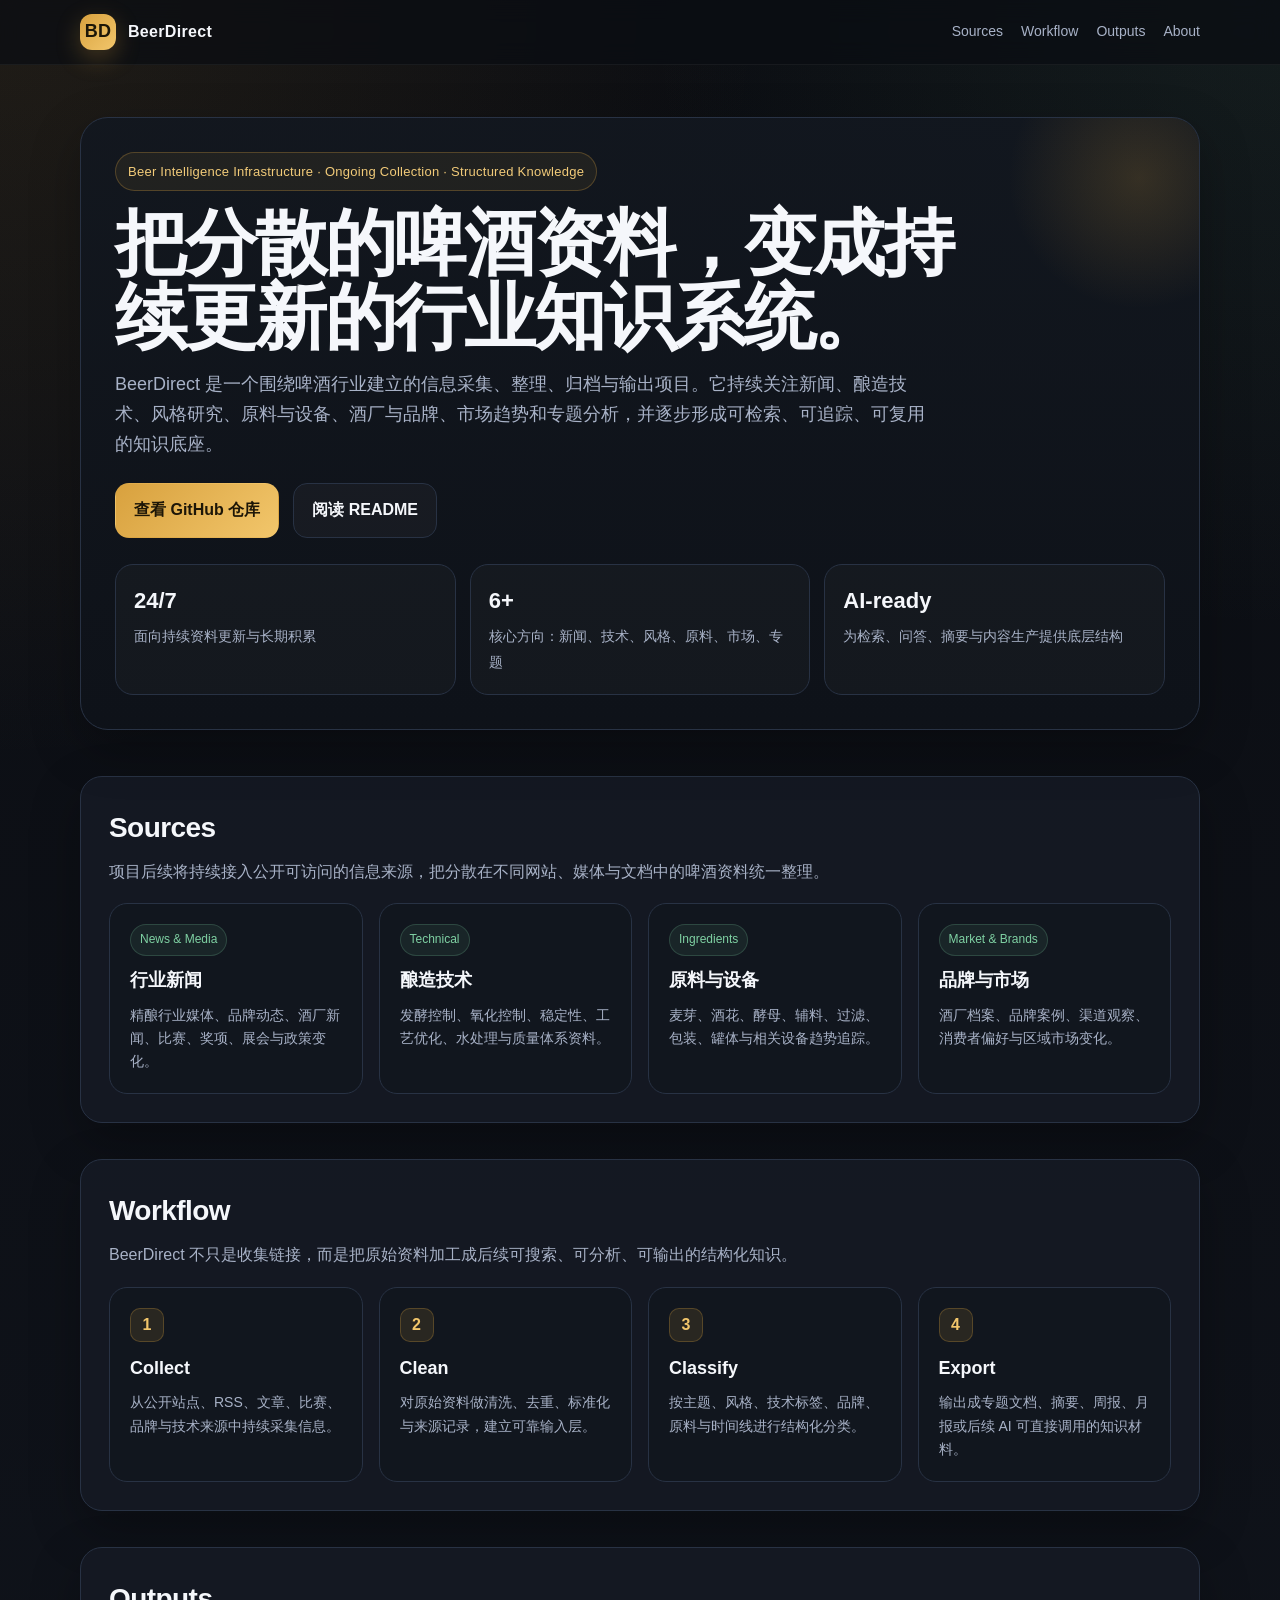
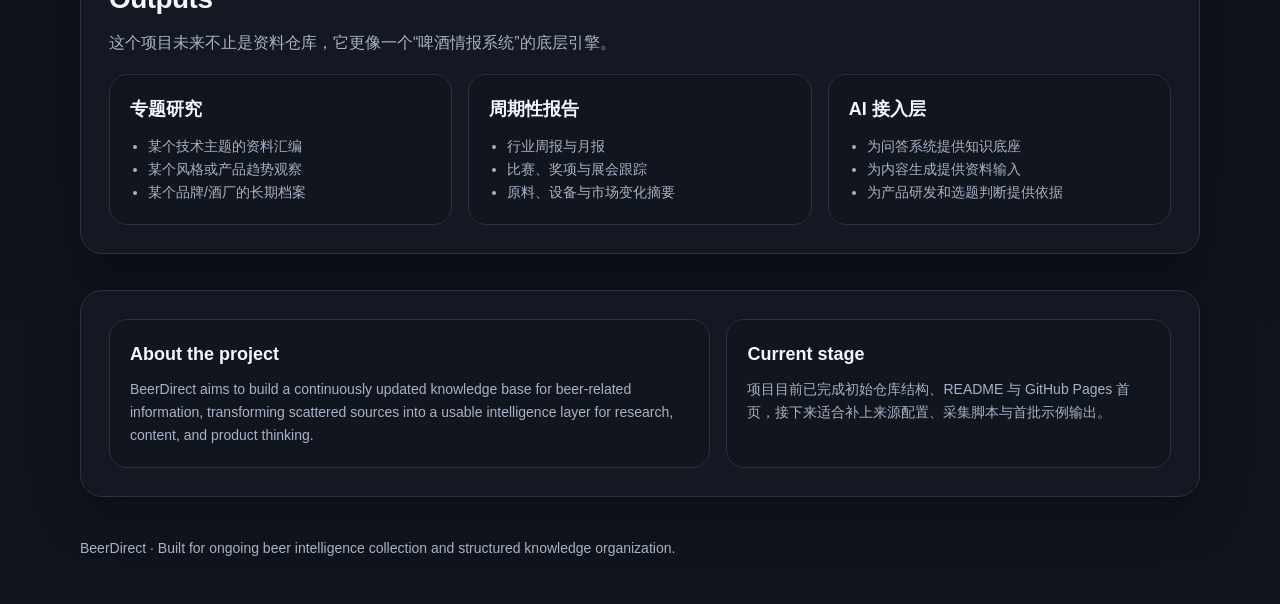
<file: docs/index.html>
<!doctype html>
<html lang="zh-CN">
<head>
  <meta charset="utf-8" />
  <meta name="viewport" content="width=device-width, initial-scale=1" />
  <title>BeerDirect — Beer Intelligence Infrastructure</title>
  <meta name="description" content="BeerDirect 是一个持续自动搜集、整理、归档并输出啤酒行业资料与信息的项目。" />
  <style>
    :root {
      --bg: #0b0d12;
      --bg-soft: #11151d;
      --card: rgba(21, 26, 36, 0.88);
      --card-2: rgba(17, 22, 30, 0.92);
      --text: #f5f7fb;
      --muted: #a8b2c7;
      --line: #283244;
      --accent: #d8a13e;
      --accent-2: #f2c66b;
      --ok: #7fd1a3;
      --shadow: 0 18px 50px rgba(0,0,0,.28);
      --radius: 22px;
      --max: 1120px;
    }
    * { box-sizing: border-box; }
    html { scroll-behavior: smooth; }
    body {
      margin: 0;
      font-family: -apple-system, BlinkMacSystemFont, "Segoe UI", Roboto, "Helvetica Neue", Arial, sans-serif;
      color: var(--text);
      background:
        radial-gradient(circle at top left, rgba(216,161,62,.10), transparent 30%),
        radial-gradient(circle at top right, rgba(127,209,163,.08), transparent 25%),
        linear-gradient(180deg, #0b0d12 0%, #10141c 100%);
      line-height: 1.65;
    }
    a { color: inherit; }
    .container {
      width: min(var(--max), calc(100% - 32px));
      margin: 0 auto;
    }
    .nav {
      position: sticky;
      top: 0;
      z-index: 10;
      backdrop-filter: blur(12px);
      background: rgba(11, 13, 18, 0.72);
      border-bottom: 1px solid rgba(255,255,255,.05);
    }
    .nav-inner {
      display: flex;
      align-items: center;
      justify-content: space-between;
      gap: 16px;
      padding: 14px 0;
    }
    .brand {
      display: flex;
      align-items: center;
      gap: 12px;
      text-decoration: none;
      font-weight: 700;
      letter-spacing: .02em;
    }
    .brand-mark {
      width: 36px;
      height: 36px;
      border-radius: 12px;
      display: grid;
      place-items: center;
      color: #1c1608;
      background: linear-gradient(135deg, var(--accent), var(--accent-2));
      box-shadow: 0 8px 24px rgba(216,161,62,.28);
      font-size: 18px;
    }
    .nav-links {
      display: flex;
      gap: 18px;
      flex-wrap: wrap;
      color: var(--muted);
      font-size: 14px;
    }
    .nav-links a {
      text-decoration: none;
    }
    .hero {
      padding: 52px 0 28px;
    }
    .hero-box {
      position: relative;
      overflow: hidden;
      border: 1px solid var(--line);
      border-radius: 28px;
      background: linear-gradient(180deg, rgba(18,23,31,.94), rgba(14,18,25,.96));
      box-shadow: var(--shadow);
      padding: 34px;
    }
    .hero-box::after {
      content: "";
      position: absolute;
      right: -80px;
      top: -80px;
      width: 280px;
      height: 280px;
      background: radial-gradient(circle, rgba(216,161,62,.18), transparent 66%);
      pointer-events: none;
    }
    .eyebrow {
      display: inline-flex;
      align-items: center;
      gap: 8px;
      border: 1px solid rgba(216,161,62,.28);
      background: rgba(216,161,62,.08);
      color: #f2cb79;
      border-radius: 999px;
      padding: 8px 12px;
      font-size: 13px;
      letter-spacing: .02em;
    }
    h1 {
      font-size: clamp(40px, 7vw, 72px);
      line-height: 1.02;
      margin: 16px 0 16px;
      letter-spacing: -.03em;
      max-width: 900px;
    }
    .lead {
      max-width: 820px;
      font-size: 18px;
      color: var(--muted);
      margin: 0;
    }
    .hero-actions {
      display: flex;
      flex-wrap: wrap;
      gap: 14px;
      margin-top: 24px;
    }
    .btn {
      display: inline-flex;
      align-items: center;
      justify-content: center;
      padding: 13px 18px;
      border-radius: 14px;
      text-decoration: none;
      font-weight: 700;
      border: 1px solid transparent;
      transition: transform .16s ease, border-color .16s ease, background .16s ease;
    }
    .btn:hover { transform: translateY(-1px); }
    .btn-primary {
      color: #1d1607;
      background: linear-gradient(135deg, var(--accent), var(--accent-2));
    }
    .btn-secondary {
      color: var(--text);
      background: rgba(255,255,255,.03);
      border-color: var(--line);
    }
    .hero-stats {
      display: grid;
      grid-template-columns: repeat(3, minmax(0,1fr));
      gap: 14px;
      margin-top: 26px;
    }
    .stat {
      border: 1px solid var(--line);
      background: rgba(255,255,255,.025);
      border-radius: 18px;
      padding: 18px;
    }
    .stat strong {
      display: block;
      font-size: 22px;
      margin-bottom: 4px;
    }
    .stat span {
      color: var(--muted);
      font-size: 14px;
    }
    .section {
      padding: 18px 0;
    }
    .section-box {
      border: 1px solid var(--line);
      border-radius: var(--radius);
      background: var(--card);
      box-shadow: var(--shadow);
      padding: 28px;
    }
    .section-head {
      display: flex;
      justify-content: space-between;
      gap: 18px;
      align-items: end;
      margin-bottom: 18px;
    }
    .section-title {
      font-size: 28px;
      margin: 0;
      letter-spacing: -.02em;
    }
    .section-desc {
      margin: 8px 0 0;
      color: var(--muted);
      max-width: 760px;
    }
    .grid {
      display: grid;
      gap: 16px;
    }
    .grid-4 { grid-template-columns: repeat(4, minmax(0,1fr)); }
    .grid-3 { grid-template-columns: repeat(3, minmax(0,1fr)); }
    .card {
      border: 1px solid var(--line);
      border-radius: 18px;
      background: var(--card-2);
      padding: 20px;
    }
    .card h3 {
      margin: 0 0 8px;
      font-size: 18px;
    }
    .card p, .card li {
      color: var(--muted);
      margin: 0;
      font-size: 14px;
    }
    .tag {
      display: inline-block;
      margin-bottom: 10px;
      padding: 5px 9px;
      border-radius: 999px;
      font-size: 12px;
      color: var(--ok);
      background: rgba(127,209,163,.08);
      border: 1px solid rgba(127,209,163,.2);
    }
    .flow {
      display: grid;
      grid-template-columns: repeat(4, minmax(0,1fr));
      gap: 16px;
    }
    .flow .card {
      position: relative;
    }
    .flow .num {
      display: inline-grid;
      place-items: center;
      width: 34px;
      height: 34px;
      border-radius: 10px;
      background: rgba(216,161,62,.12);
      color: var(--accent-2);
      border: 1px solid rgba(216,161,62,.26);
      font-weight: 800;
      margin-bottom: 12px;
    }
    .list {
      padding-left: 18px;
      margin: 10px 0 0;
    }
    .split {
      display: grid;
      grid-template-columns: 1.15fr .85fr;
      gap: 16px;
    }
    .quote {
      font-size: 18px;
      color: #dfe6f5;
      margin: 0;
    }
    .muted {
      color: var(--muted);
    }
    .footer {
      padding: 22px 0 44px;
      color: var(--muted);
      font-size: 14px;
    }
    @media (max-width: 980px) {
      .grid-4, .grid-3, .flow, .split, .hero-stats { grid-template-columns: 1fr 1fr; }
    }
    @media (max-width: 680px) {
      .nav-inner, .section-head { align-items: flex-start; }
      .grid-4, .grid-3, .flow, .split, .hero-stats { grid-template-columns: 1fr; }
      .hero-box, .section-box { padding: 22px; }
      .lead { font-size: 16px; }
      .nav-links { gap: 12px; }
    }
  </style>
</head>
<body>
  <nav class="nav">
    <div class="container nav-inner">
      <a class="brand" href="#top">
        <span class="brand-mark">BD</span>
        <span>BeerDirect</span>
      </a>
      <div class="nav-links">
        <a href="#sources">Sources</a>
        <a href="#workflow">Workflow</a>
        <a href="#outputs">Outputs</a>
        <a href="#about">About</a>
      </div>
    </div>
  </nav>

  <main id="top">
    <section class="hero">
      <div class="container">
        <div class="hero-box">
          <div class="eyebrow">Beer Intelligence Infrastructure · Ongoing Collection · Structured Knowledge</div>
          <h1>把分散的啤酒资料，变成持续更新的行业知识系统。</h1>
          <p class="lead">BeerDirect 是一个围绕啤酒行业建立的信息采集、整理、归档与输出项目。它持续关注新闻、酿造技术、风格研究、原料与设备、酒厂与品牌、市场趋势和专题分析，并逐步形成可检索、可追踪、可复用的知识底座。</p>

          <div class="hero-actions">
            <a class="btn btn-primary" href="https://github.com/tipsypub/BeerDirect">查看 GitHub 仓库</a>
            <a class="btn btn-secondary" href="https://github.com/tipsypub/BeerDirect/blob/main/README.md">阅读 README</a>
          </div>

          <div class="hero-stats">
            <div class="stat"><strong>24/7</strong><span>面向持续资料更新与长期积累</span></div>
            <div class="stat"><strong>6+</strong><span>核心方向：新闻、技术、风格、原料、市场、专题</span></div>
            <div class="stat"><strong>AI-ready</strong><span>为检索、问答、摘要与内容生产提供底层结构</span></div>
          </div>
        </div>
      </div>
    </section>

    <section class="section" id="sources">
      <div class="container">
        <div class="section-box">
          <div class="section-head">
            <div>
              <h2 class="section-title">Sources</h2>
              <p class="section-desc">项目后续将持续接入公开可访问的信息来源，把分散在不同网站、媒体与文档中的啤酒资料统一整理。</p>
            </div>
          </div>
          <div class="grid grid-4">
            <article class="card">
              <span class="tag">News & Media</span>
              <h3>行业新闻</h3>
              <p>精酿行业媒体、品牌动态、酒厂新闻、比赛、奖项、展会与政策变化。</p>
            </article>
            <article class="card">
              <span class="tag">Technical</span>
              <h3>酿造技术</h3>
              <p>发酵控制、氧化控制、稳定性、工艺优化、水处理与质量体系资料。</p>
            </article>
            <article class="card">
              <span class="tag">Ingredients</span>
              <h3>原料与设备</h3>
              <p>麦芽、酒花、酵母、辅料、过滤、包装、罐体与相关设备趋势追踪。</p>
            </article>
            <article class="card">
              <span class="tag">Market & Brands</span>
              <h3>品牌与市场</h3>
              <p>酒厂档案、品牌案例、渠道观察、消费者偏好与区域市场变化。</p>
            </article>
          </div>
        </div>
      </div>
    </section>

    <section class="section" id="workflow">
      <div class="container">
        <div class="section-box">
          <div class="section-head">
            <div>
              <h2 class="section-title">Workflow</h2>
              <p class="section-desc">BeerDirect 不只是收集链接，而是把原始资料加工成后续可搜索、可分析、可输出的结构化知识。</p>
            </div>
          </div>
          <div class="flow">
            <article class="card">
              <div class="num">1</div>
              <h3>Collect</h3>
              <p>从公开站点、RSS、文章、比赛、品牌与技术来源中持续采集信息。</p>
            </article>
            <article class="card">
              <div class="num">2</div>
              <h3>Clean</h3>
              <p>对原始资料做清洗、去重、标准化与来源记录，建立可靠输入层。</p>
            </article>
            <article class="card">
              <div class="num">3</div>
              <h3>Classify</h3>
              <p>按主题、风格、技术标签、品牌、原料与时间线进行结构化分类。</p>
            </article>
            <article class="card">
              <div class="num">4</div>
              <h3>Export</h3>
              <p>输出成专题文档、摘要、周报、月报或后续 AI 可直接调用的知识材料。</p>
            </article>
          </div>
        </div>
      </div>
    </section>

    <section class="section" id="outputs">
      <div class="container">
        <div class="section-box">
          <div class="section-head">
            <div>
              <h2 class="section-title">Outputs</h2>
              <p class="section-desc">这个项目未来不止是资料仓库，它更像一个“啤酒情报系统”的底层引擎。</p>
            </div>
          </div>
          <div class="grid grid-3">
            <article class="card">
              <h3>专题研究</h3>
              <ul class="list">
                <li>某个技术主题的资料汇编</li>
                <li>某个风格或产品趋势观察</li>
                <li>某个品牌/酒厂的长期档案</li>
              </ul>
            </article>
            <article class="card">
              <h3>周期性报告</h3>
              <ul class="list">
                <li>行业周报与月报</li>
                <li>比赛、奖项与展会跟踪</li>
                <li>原料、设备与市场变化摘要</li>
              </ul>
            </article>
            <article class="card">
              <h3>AI 接入层</h3>
              <ul class="list">
                <li>为问答系统提供知识底座</li>
                <li>为内容生成提供资料输入</li>
                <li>为产品研发和选题判断提供依据</li>
              </ul>
            </article>
          </div>
        </div>
      </div>
    </section>

    <section class="section" id="about">
      <div class="container">
        <div class="section-box">
          <div class="split">
            <article class="card">
              <h3>About the project</h3>
              <p class="quote">BeerDirect aims to build a continuously updated knowledge base for beer-related information, transforming scattered sources into a usable intelligence layer for research, content, and product thinking.</p>
            </article>
            <article class="card">
              <h3>Current stage</h3>
              <p class="muted">项目目前已完成初始仓库结构、README 与 GitHub Pages 首页，接下来适合补上来源配置、采集脚本与首批示例输出。</p>
            </article>
          </div>
        </div>
      </div>
    </section>
  </main>

  <footer class="footer">
    <div class="container">
      BeerDirect · Built for ongoing beer intelligence collection and structured knowledge organization.
    </div>
  </footer>
</body>
</html>
</file>
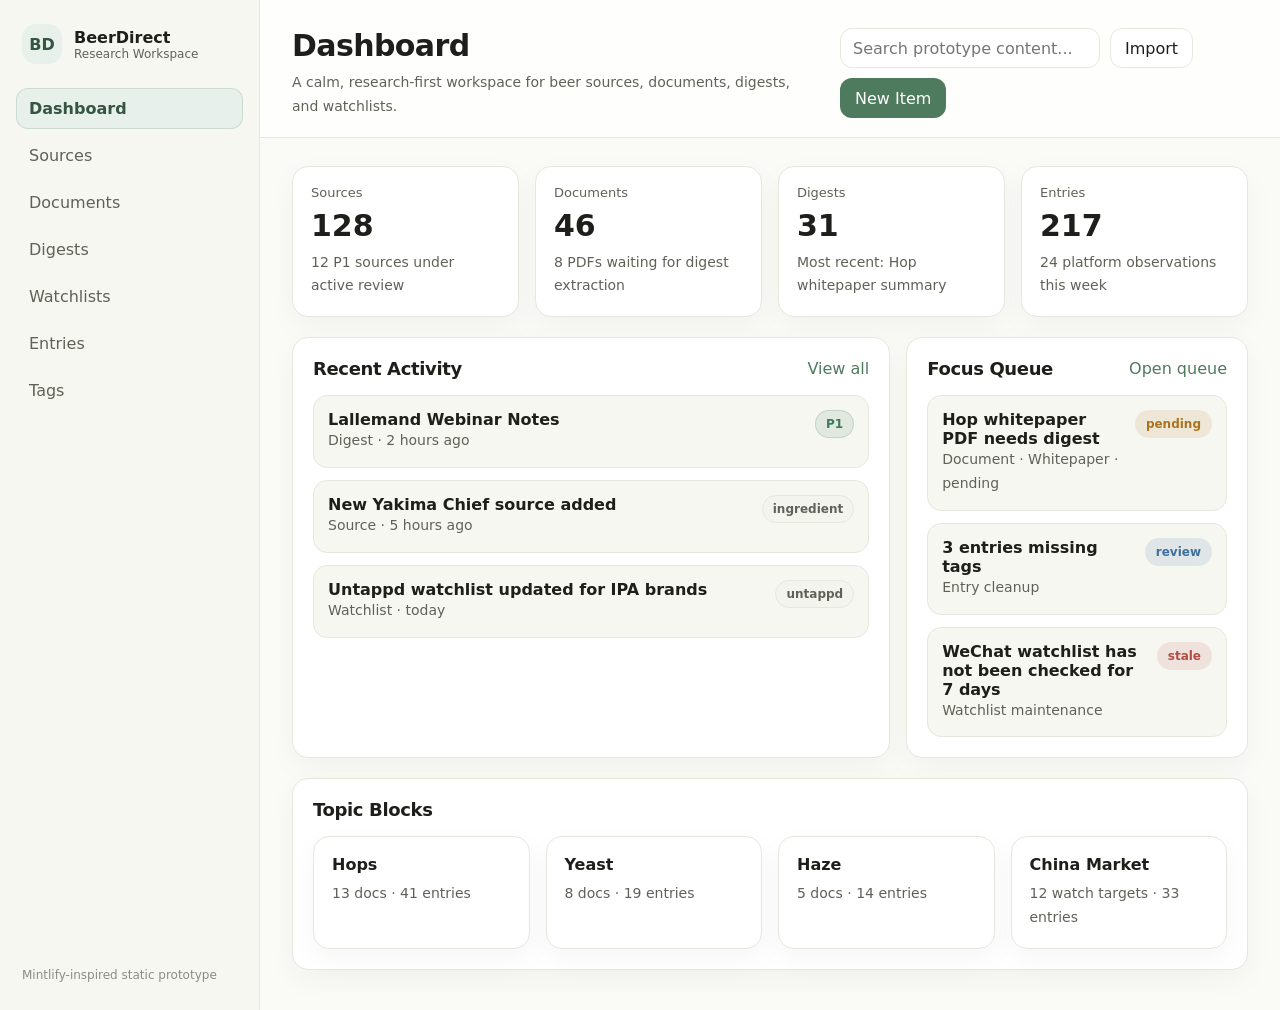
<file: prototype/index.html>
<!doctype html>
<html lang="zh-CN">
<head>
  <meta charset="utf-8" />
  <meta name="viewport" content="width=device-width, initial-scale=1" />
  <title>BeerDirect Prototype</title>
  <link rel="stylesheet" href="./styles.css" />
</head>
<body>
  <div class="app-shell">
    <aside class="sidebar">
      <div class="brand">
        <div class="brand-mark">BD</div>
        <div>
          <div class="brand-title">BeerDirect</div>
          <div class="brand-subtitle">Research Workspace</div>
        </div>
      </div>

      <nav class="nav">
        <button class="nav-item active" data-view="dashboard">Dashboard</button>
        <button class="nav-item" data-view="sources">Sources</button>
        <button class="nav-item" data-view="documents">Documents</button>
        <button class="nav-item" data-view="digests">Digests</button>
        <button class="nav-item" data-view="watchlists">Watchlists</button>
        <button class="nav-item" data-view="entries">Entries</button>
        <button class="nav-item" data-view="tags">Tags</button>
      </nav>

      <div class="sidebar-foot">
        <div class="sidebar-note">Mintlify-inspired static prototype</div>
      </div>
    </aside>

    <main class="main">
      <header class="topbar">
        <div>
          <h1 id="page-title">Dashboard</h1>
          <p id="page-desc">A calm, research-first workspace for beer sources, documents, digests, and watchlists.</p>
        </div>
        <div class="topbar-actions">
          <input class="search-input" placeholder="Search prototype content..." />
          <button class="btn btn-secondary">Import</button>
          <button class="btn btn-primary">New Item</button>
        </div>
      </header>

      <section class="view active" id="view-dashboard">
        <div class="stats-grid">
          <article class="stat-card">
            <div class="stat-label">Sources</div>
            <div class="stat-value">128</div>
            <div class="stat-hint">12 P1 sources under active review</div>
          </article>
          <article class="stat-card">
            <div class="stat-label">Documents</div>
            <div class="stat-value">46</div>
            <div class="stat-hint">8 PDFs waiting for digest extraction</div>
          </article>
          <article class="stat-card">
            <div class="stat-label">Digests</div>
            <div class="stat-value">31</div>
            <div class="stat-hint">Most recent: Hop whitepaper summary</div>
          </article>
          <article class="stat-card">
            <div class="stat-label">Entries</div>
            <div class="stat-value">217</div>
            <div class="stat-hint">24 platform observations this week</div>
          </article>
        </div>

        <div class="two-col-grid">
          <section class="panel">
            <div class="panel-head">
              <h2>Recent Activity</h2>
              <button class="text-btn">View all</button>
            </div>
            <div class="activity-list">
              <article class="activity-item">
                <div>
                  <strong>Lallemand Webinar Notes</strong>
                  <div class="meta-line">Digest · 2 hours ago</div>
                </div>
                <span class="priority-badge p1">P1</span>
              </article>
              <article class="activity-item">
                <div>
                  <strong>New Yakima Chief source added</strong>
                  <div class="meta-line">Source · 5 hours ago</div>
                </div>
                <span class="tag neutral">ingredient</span>
              </article>
              <article class="activity-item">
                <div>
                  <strong>Untappd watchlist updated for IPA brands</strong>
                  <div class="meta-line">Watchlist · today</div>
                </div>
                <span class="tag neutral">untappd</span>
              </article>
            </div>
          </section>

          <section class="panel">
            <div class="panel-head">
              <h2>Focus Queue</h2>
              <button class="text-btn">Open queue</button>
            </div>
            <div class="focus-list">
              <article class="focus-item">
                <div>
                  <strong>Hop whitepaper PDF needs digest</strong>
                  <div class="meta-line">Document · Whitepaper · pending</div>
                </div>
                <span class="status-badge warning">pending</span>
              </article>
              <article class="focus-item">
                <div>
                  <strong>3 entries missing tags</strong>
                  <div class="meta-line">Entry cleanup</div>
                </div>
                <span class="status-badge info">review</span>
              </article>
              <article class="focus-item">
                <div>
                  <strong>WeChat watchlist has not been checked for 7 days</strong>
                  <div class="meta-line">Watchlist maintenance</div>
                </div>
                <span class="status-badge danger">stale</span>
              </article>
            </div>
          </section>
        </div>

        <section class="panel">
          <div class="panel-head">
            <h2>Topic Blocks</h2>
          </div>
          <div class="topic-grid">
            <div class="topic-card"><strong>Hops</strong><span>13 docs · 41 entries</span></div>
            <div class="topic-card"><strong>Yeast</strong><span>8 docs · 19 entries</span></div>
            <div class="topic-card"><strong>Haze</strong><span>5 docs · 14 entries</span></div>
            <div class="topic-card"><strong>China Market</strong><span>12 watch targets · 33 entries</span></div>
          </div>
        </section>
      </section>

      <section class="view" id="view-sources">
        <section class="panel">
          <div class="filter-bar">
            <input class="filter-input" placeholder="Search sources" />
            <select><option>All categories</option><option>technical</option><option>news</option></select>
            <select><option>All access</option><option>public</option><option>paid</option></select>
            <select><option>All priority</option><option>P1</option><option>P2</option></select>
          </div>
          <div class="table-wrap">
            <table>
              <thead>
                <tr>
                  <th>Name</th>
                  <th>Category</th>
                  <th>Access</th>
                  <th>Priority</th>
                  <th>Platform</th>
                  <th>Updated</th>
                </tr>
              </thead>
              <tbody>
                <tr>
                  <td>Brewers Association</td>
                  <td><span class="tag neutral">research</span></td>
                  <td>public</td>
                  <td><span class="priority-badge p1">P1</span></td>
                  <td>website</td>
                  <td>today</td>
                </tr>
                <tr>
                  <td>Brewbound</td>
                  <td><span class="tag neutral">news</span></td>
                  <td>public</td>
                  <td><span class="priority-badge p1">P1</span></td>
                  <td>website</td>
                  <td>today</td>
                </tr>
                <tr>
                  <td>BYO Plus</td>
                  <td><span class="tag neutral">technical</span></td>
                  <td>paid</td>
                  <td><span class="priority-badge p1">P1</span></td>
                  <td>membership</td>
                  <td>yesterday</td>
                </tr>
              </tbody>
            </table>
          </div>
        </section>

        <section class="detail-layout">
          <article class="panel detail-main">
            <div class="panel-head"><h2>Selected Source</h2></div>
            <h3>Brewers Association</h3>
            <p class="lead-text">High-credibility association source for industry baseline, competition information, and research context.</p>
            <div class="meta-grid">
              <div><span class="meta-label">Category</span><strong>research</strong></div>
              <div><span class="meta-label">Access</span><strong>public</strong></div>
              <div><span class="meta-label">Priority</span><strong>P1</strong></div>
              <div><span class="meta-label">Language</span><strong>en</strong></div>
            </div>
          </article>
          <aside class="panel detail-side">
            <div class="panel-head"><h2>Related</h2></div>
            <div class="tag-row">
              <span class="tag accent">competition</span>
              <span class="tag accent">style</span>
              <span class="tag accent">industry</span>
            </div>
            <ul class="simple-list">
              <li>3 related documents</li>
              <li>12 related entries</li>
              <li>2 related digests</li>
            </ul>
          </aside>
        </section>
      </section>

      <section class="view" id="view-documents">
        <section class="panel">
          <div class="filter-bar">
            <input class="filter-input" placeholder="Search documents" />
            <select><option>All types</option><option>whitepaper</option><option>book</option><option>paper</option></select>
            <select><option>All status</option><option>pending</option><option>completed</option></select>
          </div>
          <div class="table-wrap">
            <table>
              <thead>
                <tr>
                  <th>Title</th>
                  <th>Type</th>
                  <th>Source</th>
                  <th>Status</th>
                  <th>Language</th>
                  <th>Updated</th>
                </tr>
              </thead>
              <tbody>
                <tr>
                  <td>Hop Whitepaper 2025</td>
                  <td>whitepaper</td>
                  <td>BarthHaas</td>
                  <td><span class="status-badge warning">pending</span></td>
                  <td>en</td>
                  <td>today</td>
                </tr>
                <tr>
                  <td>Modern Yeast Handling Guide</td>
                  <td>pdf</td>
                  <td>Lallemand</td>
                  <td><span class="status-badge success">completed</span></td>
                  <td>en</td>
                  <td>2 days ago</td>
                </tr>
              </tbody>
            </table>
          </div>
        </section>

        <section class="detail-layout">
          <article class="panel detail-main">
            <div class="panel-head"><h2>Document Detail</h2></div>
            <h3>Hop Whitepaper 2025</h3>
            <p class="lead-text">A structured technical and market whitepaper focused on hop production, varieties, and usage implications.</p>
            <div class="callout info-callout">
              <strong>Processing note</strong>
              <p>Marked as P1. Recommended next step: create a condensed digest focused on varieties, market shifts, and brewer implications.</p>
            </div>
          </article>
          <aside class="panel detail-side">
            <div class="panel-head"><h2>Metadata</h2></div>
            <ul class="meta-list">
              <li><span>Type</span><strong>whitepaper</strong></li>
              <li><span>Status</span><strong>pending</strong></li>
              <li><span>Source</span><strong>BarthHaas</strong></li>
              <li><span>File</span><strong>hop-whitepaper-2025.pdf</strong></li>
            </ul>
          </aside>
        </section>
      </section>

      <section class="view" id="view-digests">
        <section class="digest-layout">
          <aside class="panel toc-panel">
            <div class="panel-head"><h2>Sections</h2></div>
            <ul class="simple-list">
              <li>Summary</li>
              <li>Key Findings</li>
              <li>Key Parameters</li>
              <li>Research Value</li>
              <li>Page References</li>
            </ul>
          </aside>

          <article class="panel digest-content">
            <div class="digest-header">
              <div>
                <div class="meta-line">summary · related document: Hop Whitepaper 2025</div>
                <h2>Hop Whitepaper 核心摘要</h2>
              </div>
              <div class="tag-row">
                <span class="tag accent">hops</span>
                <span class="tag accent">market</span>
                <span class="priority-badge p1">P1</span>
              </div>
            </div>

            <div class="markdown-block">
              <h3>Summary</h3>
              <p>This digest extracts the highest-value insights from the source whitepaper and reformats them into a structured BeerDirect knowledge asset.</p>

              <div class="callout takeaway-callout">
                <strong>Key takeaway</strong>
                <p>Hop variety shifts should be tracked not only as ingredient news, but as signals that affect brewer recipe strategy and market positioning.</p>
              </div>

              <h3>Key Findings</h3>
              <ul>
                <li>Several aroma-forward varieties continue to dominate brewer attention.</li>
                <li>Supply-side pressure and crop variability remain important context.</li>
                <li>Product strategy should connect hop research with style and positioning analysis.</li>
              </ul>

              <h3>Key Parameters</h3>
              <p>Keep page-level references visible, preserve source context, and split large documents into digest-friendly thematic sections.</p>
            </div>
          </article>

          <aside class="panel meta-panel">
            <div class="panel-head"><h2>Digest Meta</h2></div>
            <ul class="meta-list">
              <li><span>Source</span><strong>BarthHaas</strong></li>
              <li><span>Pages</span><strong>p.12–18</strong></li>
              <li><span>Status</span><strong>active</strong></li>
              <li><span>Updated</span><strong>today</strong></li>
            </ul>
            <div class="tag-row">
              <span class="tag neutral">ingredient</span>
              <span class="tag neutral">whitepaper</span>
            </div>
          </aside>
        </section>
      </section>

      <section class="view" id="view-watchlists">
        <section class="panel">
          <div class="filter-bar">
            <select><option>Xiaohongshu</option><option>Wechat</option><option>Untappd</option><option>X</option></select>
            <input class="filter-input" placeholder="Search watchlists" />
            <select><option>All types</option><option>brand</option><option>media</option><option>bar</option></select>
          </div>
          <div class="table-wrap">
            <table>
              <thead>
                <tr>
                  <th>Name</th>
                  <th>Platform</th>
                  <th>Type</th>
                  <th>Region</th>
                  <th>Priority</th>
                  <th>Reason</th>
                </tr>
              </thead>
              <tbody>
                <tr>
                  <td>某精酿品牌</td>
                  <td>xiaohongshu</td>
                  <td>brand</td>
                  <td>china</td>
                  <td><span class="priority-badge p1">P1</span></td>
                  <td><span class="tag neutral">new_release</span></td>
                </tr>
                <tr>
                  <td>Untappd IPA Brand Pool</td>
                  <td>untappd</td>
                  <td>brand</td>
                  <td>global</td>
                  <td><span class="priority-badge p1">P1</span></td>
                  <td><span class="tag neutral">trend</span></td>
                </tr>
              </tbody>
            </table>
          </div>
        </section>
      </section>

      <section class="view" id="view-entries">
        <section class="panel">
          <div class="panel-head"><h2>Research Entries</h2></div>
          <div class="entry-list">
            <article class="entry-card">
              <h3>某酒厂发布新酒花 IPA</h3>
              <div class="meta-line">brand_update · xiaohongshu · today</div>
              <p>Observed as a potential signal for regional hop-forward style positioning and launch language.</p>
              <div class="tag-row">
                <span class="tag accent">china</span>
                <span class="tag accent">ipa</span>
                <span class="tag accent">new_release</span>
              </div>
            </article>
            <article class="entry-card">
              <h3>Lallemand webinar mentioned fermentation control topic</h3>
              <div class="meta-line">technical · source-linked · yesterday</div>
              <p>Useful candidate for turning into a digest or a topic note under yeast and fermentation control.</p>
              <div class="tag-row">
                <span class="tag accent">yeast</span>
                <span class="tag accent">fermentation</span>
              </div>
            </article>
          </div>
        </section>
      </section>

      <section class="view" id="view-tags">
        <section class="panel">
          <div class="table-wrap">
            <table>
              <thead>
                <tr>
                  <th>Name</th>
                  <th>Group</th>
                  <th>Usage</th>
                  <th>Description</th>
                </tr>
              </thead>
              <tbody>
                <tr>
                  <td>hops</td>
                  <td>ingredient</td>
                  <td>41</td>
                  <td>Hop-related ingredient and market topics</td>
                </tr>
                <tr>
                  <td>china</td>
                  <td>region</td>
                  <td>33</td>
                  <td>China market and local platform observations</td>
                </tr>
                <tr>
                  <td>haze</td>
                  <td>process</td>
                  <td>14</td>
                  <td>Haze stability and hazy IPA related notes</td>
                </tr>
              </tbody>
            </table>
          </div>
        </section>
      </section>
    </main>
  </div>

  <script src="./app.js"></script>
</body>
</html>
</file>
<file: prototype/styles.css>
:root {
  --bg: #fafaf7;
  --bg-soft: #f4f4ef;
  --surface: #ffffff;
  --surface-soft: #f7f7f2;
  --border: #e7e7de;
  --border-strong: #d8d8cc;
  --text: #1e1f1a;
  --muted: #5f6257;
  --muted-2: #8a8d81;
  --accent: #4e7a5d;
  --accent-soft: #e7f0ea;
  --accent-strong: #355540;
  --info: #3e6f9e;
  --success: #3e7a59;
  --warning: #a9741d;
  --danger: #b14d43;
  --shadow: 0 10px 30px rgba(24, 25, 22, 0.04);
  --radius: 16px;
  --radius-sm: 12px;
}

* {
  box-sizing: border-box;
}

html, body {
  margin: 0;
  padding: 0;
  font-family: Inter, ui-sans-serif, system-ui, -apple-system, BlinkMacSystemFont, sans-serif;
  background: var(--bg);
  color: var(--text);
}

body {
  min-height: 100vh;
}

button, input, select {
  font: inherit;
}

button {
  cursor: pointer;
}

h1, h2, h3 {
  margin: 0;
  letter-spacing: -0.02em;
}

p {
  margin: 0;
}

.app-shell {
  display: grid;
  grid-template-columns: 260px 1fr;
  min-height: 100vh;
}

.sidebar {
  background: var(--surface-soft);
  border-right: 1px solid var(--border);
  padding: 20px 16px;
  display: flex;
  flex-direction: column;
  gap: 20px;
}

.brand {
  display: flex;
  align-items: center;
  gap: 12px;
  padding: 4px 6px;
}

.brand-mark {
  width: 40px;
  height: 40px;
  border-radius: 14px;
  display: grid;
  place-items: center;
  background: var(--accent-soft);
  color: var(--accent-strong);
  font-weight: 800;
}

.brand-title {
  font-size: 16px;
  font-weight: 700;
}

.brand-subtitle {
  font-size: 12px;
  color: var(--muted);
}

.nav {
  display: flex;
  flex-direction: column;
  gap: 6px;
}

.nav-item {
  border: 1px solid transparent;
  background: transparent;
  color: var(--muted);
  text-align: left;
  padding: 10px 12px;
  border-radius: 12px;
  transition: all .18s ease;
}

.nav-item:hover {
  background: var(--surface);
  border-color: var(--border);
  color: var(--text);
}

.nav-item.active {
  background: var(--accent-soft);
  color: var(--accent-strong);
  border-color: rgba(78, 122, 93, 0.18);
  font-weight: 600;
}

.sidebar-foot {
  margin-top: auto;
  padding: 8px 6px;
}

.sidebar-note {
  font-size: 12px;
  color: var(--muted-2);
}

.main {
  display: flex;
  flex-direction: column;
  min-width: 0;
}

.topbar {
  display: flex;
  align-items: flex-start;
  justify-content: space-between;
  gap: 20px;
  padding: 28px 32px 18px;
  border-bottom: 1px solid var(--border);
  background: rgba(255, 255, 255, 0.72);
  backdrop-filter: blur(8px);
  position: sticky;
  top: 0;
  z-index: 5;
}

#page-title {
  font-size: 30px;
  font-weight: 700;
  margin-bottom: 8px;
}

#page-desc {
  max-width: 760px;
  font-size: 14px;
  line-height: 1.7;
  color: var(--muted);
}

.topbar-actions {
  display: flex;
  align-items: center;
  gap: 10px;
  flex-wrap: wrap;
}

.search-input,
.filter-input,
select,
input {
  height: 40px;
  border-radius: 12px;
  border: 1px solid var(--border);
  background: var(--surface);
  color: var(--text);
  padding: 0 12px;
}

.search-input {
  min-width: 260px;
}

.btn {
  height: 40px;
  padding: 0 14px;
  border-radius: 12px;
  border: 1px solid transparent;
  transition: all .18s ease;
}

.btn-primary {
  background: var(--accent);
  color: #fff;
}

.btn-primary:hover {
  background: var(--accent-strong);
}

.btn-secondary {
  background: var(--surface);
  color: var(--text);
  border-color: var(--border);
}

.btn-secondary:hover {
  background: var(--bg-soft);
}

.view {
  display: none;
  padding: 28px 32px 40px;
  gap: 20px;
}

.view.active {
  display: flex;
  flex-direction: column;
}

.stats-grid,
.topic-grid {
  display: grid;
  grid-template-columns: repeat(4, minmax(0, 1fr));
  gap: 16px;
}

.stat-card,
.topic-card {
  background: var(--surface);
  border: 1px solid var(--border);
  border-radius: var(--radius);
  padding: 18px;
  box-shadow: var(--shadow);
}

.stat-label {
  font-size: 13px;
  color: var(--muted);
  margin-bottom: 8px;
}

.stat-value {
  font-size: 30px;
  font-weight: 700;
  margin-bottom: 8px;
}

.stat-hint,
.topic-card span,
.meta-line,
.lead-text {
  color: var(--muted);
  font-size: 14px;
  line-height: 1.7;
}

.two-col-grid,
.detail-layout {
  display: grid;
  grid-template-columns: minmax(0, 1.4fr) minmax(280px, 0.8fr);
  gap: 16px;
}

.panel {
  background: var(--surface);
  border: 1px solid var(--border);
  border-radius: var(--radius);
  padding: 20px;
  box-shadow: var(--shadow);
  min-width: 0;
}

.panel-head {
  display: flex;
  align-items: center;
  justify-content: space-between;
  gap: 16px;
  margin-bottom: 16px;
}

.panel-head h2 {
  font-size: 18px;
  font-weight: 650;
}

.text-btn {
  border: none;
  background: transparent;
  color: var(--accent);
  padding: 0;
}

.activity-list,
.focus-list,
.entry-list,
.simple-list,
.meta-list {
  display: flex;
  flex-direction: column;
  gap: 12px;
}

.activity-item,
.focus-item,
.entry-card {
  display: flex;
  align-items: flex-start;
  justify-content: space-between;
  gap: 12px;
  padding: 14px;
  border: 1px solid var(--border);
  border-radius: 14px;
  background: var(--surface-soft);
}

.entry-card {
  flex-direction: column;
  align-items: flex-start;
}

.filter-bar {
  display: flex;
  flex-wrap: wrap;
  gap: 10px;
  margin-bottom: 16px;
}

.table-wrap {
  overflow: auto;
}

table {
  width: 100%;
  border-collapse: collapse;
}

thead th {
  text-align: left;
  font-size: 13px;
  color: var(--muted);
  font-weight: 600;
  padding: 12px 14px;
  border-bottom: 1px solid var(--border);
}

tbody td {
  padding: 14px;
  border-bottom: 1px solid var(--border);
  font-size: 14px;
  vertical-align: middle;
}

tbody tr:hover {
  background: var(--surface-soft);
}

.meta-grid {
  display: grid;
  grid-template-columns: repeat(4, minmax(0, 1fr));
  gap: 14px;
  margin-top: 18px;
}

.meta-grid > div,
.meta-list li {
  padding: 12px 14px;
  border: 1px solid var(--border);
  border-radius: 14px;
  background: var(--surface-soft);
}

.meta-label,
.meta-list span {
  display: block;
  font-size: 12px;
  color: var(--muted);
  margin-bottom: 6px;
}

.meta-list {
  list-style: none;
  padding: 0;
  margin: 0;
}

.meta-list li {
  display: flex;
  align-items: center;
  justify-content: space-between;
  gap: 12px;
}

.tag-row {
  display: flex;
  flex-wrap: wrap;
  gap: 8px;
  margin-top: 14px;
}

.tag,
.priority-badge,
.status-badge {
  display: inline-flex;
  align-items: center;
  gap: 6px;
  padding: 6px 10px;
  border-radius: 999px;
  font-size: 12px;
  font-weight: 600;
  border: 1px solid transparent;
}

.tag.neutral {
  background: var(--bg-soft);
  color: var(--muted);
  border-color: var(--border);
}

.tag.accent {
  background: var(--accent-soft);
  color: var(--accent-strong);
  border-color: rgba(78, 122, 93, 0.15);
}

.priority-badge.p1 {
  background: rgba(62, 122, 89, 0.12);
  color: var(--success);
  border-color: rgba(62, 122, 89, 0.18);
}

.priority-badge.p2 {
  background: rgba(169, 116, 29, 0.12);
  color: var(--warning);
  border-color: rgba(169, 116, 29, 0.18);
}

.priority-badge.p3 {
  background: var(--bg-soft);
  color: var(--muted);
  border-color: var(--border);
}

.status-badge.success {
  background: rgba(62, 122, 89, 0.12);
  color: var(--success);
}

.status-badge.warning {
  background: rgba(169, 116, 29, 0.12);
  color: var(--warning);
}

.status-badge.info {
  background: rgba(62, 111, 158, 0.12);
  color: var(--info);
}

.status-badge.danger {
  background: rgba(177, 77, 67, 0.12);
  color: var(--danger);
}

.digest-layout {
  display: grid;
  grid-template-columns: 220px minmax(0, 1fr) 280px;
  gap: 16px;
}

.digest-header {
  display: flex;
  align-items: flex-start;
  justify-content: space-between;
  gap: 14px;
  margin-bottom: 16px;
}

.digest-header h2 {
  font-size: 24px;
  margin-top: 6px;
}

.markdown-block {
  display: flex;
  flex-direction: column;
  gap: 16px;
}

.markdown-block h3 {
  font-size: 18px;
  margin-top: 6px;
}

.markdown-block p,
.markdown-block ul {
  font-size: 15px;
  line-height: 1.8;
  color: var(--text);
}

.markdown-block ul {
  margin: 0;
  padding-left: 20px;
}

.callout {
  border-radius: 14px;
  padding: 14px 16px;
  border: 1px solid var(--border);
}

.info-callout {
  background: rgba(62, 111, 158, 0.08);
  border-color: rgba(62, 111, 158, 0.14);
}

.takeaway-callout {
  background: var(--accent-soft);
  border-color: rgba(78, 122, 93, 0.14);
}

.callout strong {
  display: block;
  margin-bottom: 6px;
}

.topic-card {
  display: flex;
  flex-direction: column;
  gap: 8px;
}

.simple-list {
  list-style: none;
  padding: 0;
  margin: 0;
}

.simple-list li {
  padding: 10px 0;
  border-bottom: 1px solid var(--border);
  font-size: 14px;
}

.simple-list li:last-child {
  border-bottom: none;
}

@media (max-width: 1200px) {
  .digest-layout {
    grid-template-columns: 1fr;
  }

  .toc-panel,
  .meta-panel {
    order: 2;
  }
}

@media (max-width: 980px) {
  .app-shell {
    grid-template-columns: 1fr;
  }

  .sidebar {
    border-right: none;
    border-bottom: 1px solid var(--border);
  }

  .two-col-grid,
  .detail-layout,
  .stats-grid,
  .topic-grid,
  .meta-grid {
    grid-template-columns: 1fr;
  }

  .topbar {
    flex-direction: column;
    align-items: stretch;
  }

  .search-input {
    min-width: 0;
    width: 100%;
  }
}
</file>
